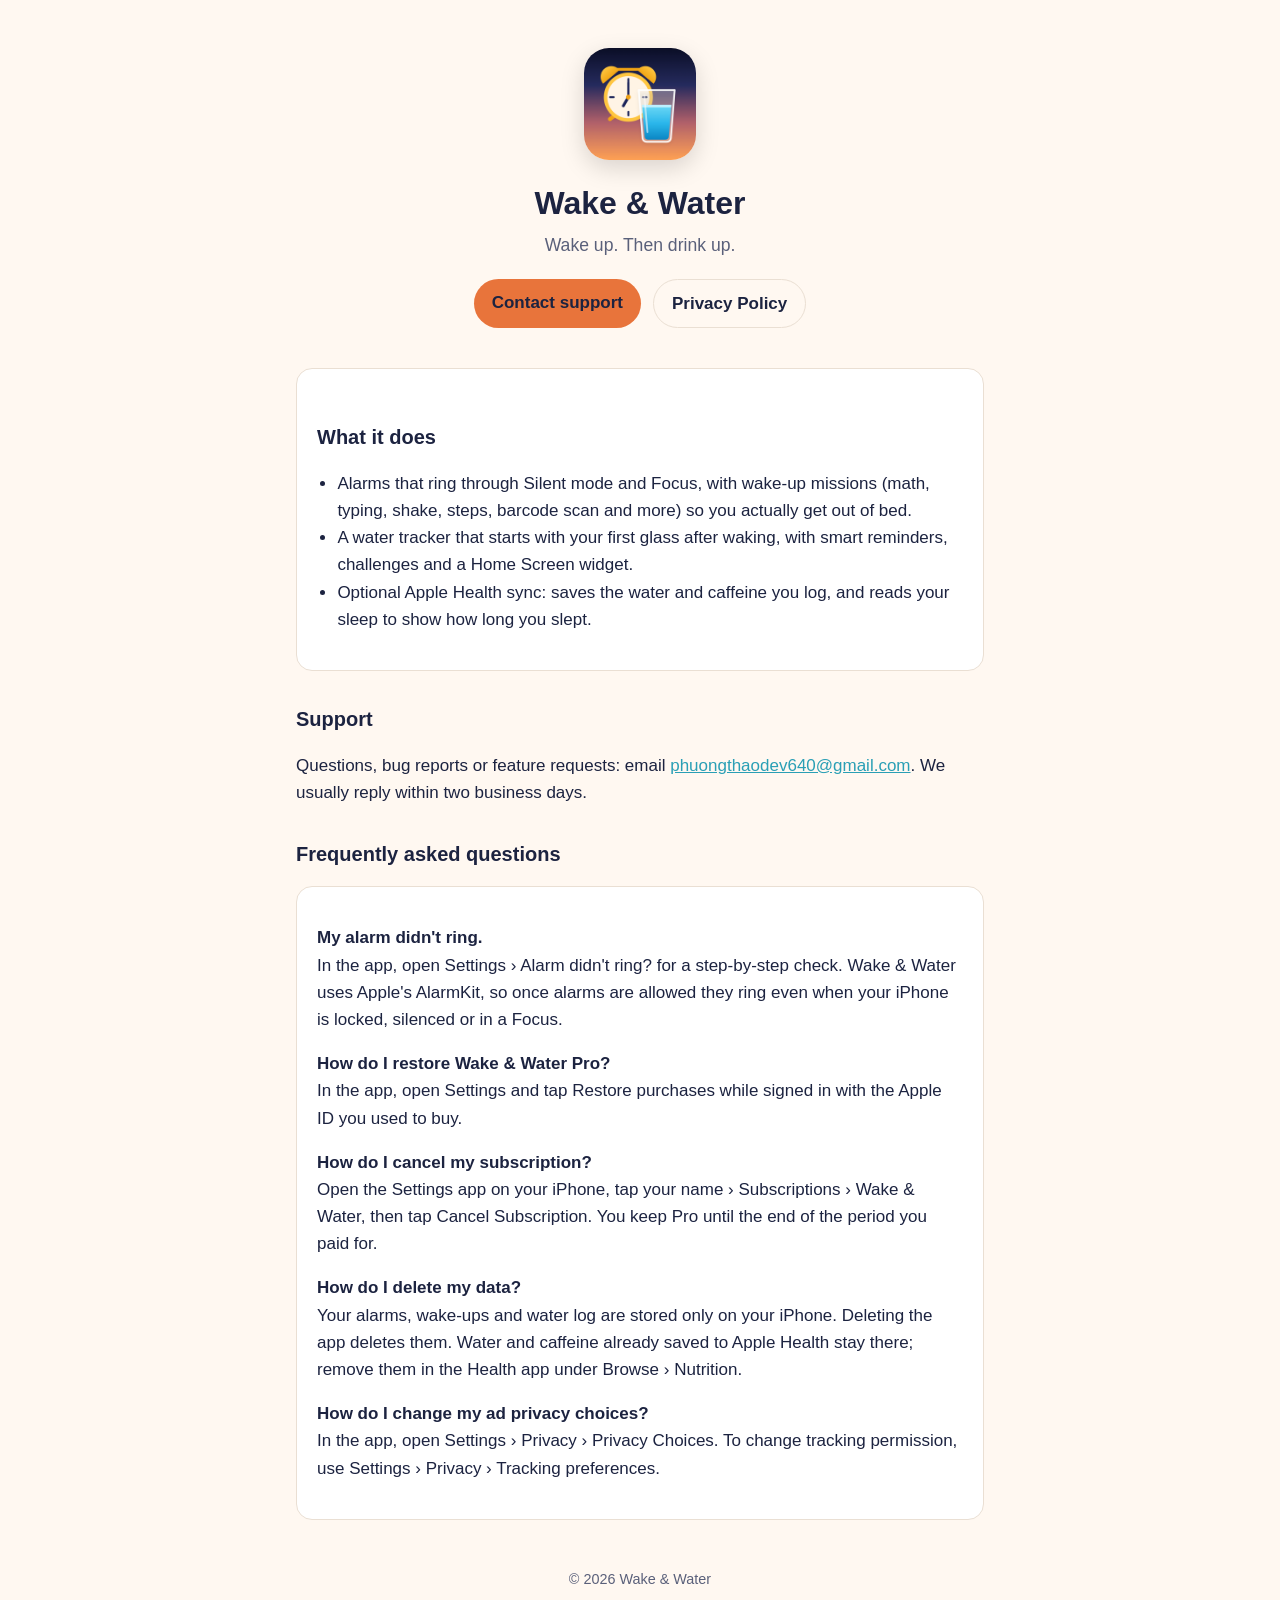
<file: index.html>
<!doctype html>
<html lang="en">
<head>
  <meta charset="utf-8">
  <meta name="viewport" content="width=device-width, initial-scale=1">
  <title>Wake &amp; Water</title>
  <meta name="description" content="Wake & Water: an alarm clock with wake-up missions and a daily water tracker for iPhone.">
  <link rel="icon" href="icon.png">
  <link rel="stylesheet" href="style.css">
</head>
<body>
<main>
  <header class="hero">
    <img src="icon.png" alt="Wake &amp; Water app icon">
    <h1>Wake &amp; Water</h1>
    <p class="lead">Wake up. Then drink up.</p>
    <div class="links">
      <a class="button" href="mailto:phuongthaodev640@gmail.com?subject=Wake%20%26%20Water%20support">Contact support</a>
      <a class="button secondary" href="privacy/">Privacy Policy</a>
    </div>
  </header>

  <div class="card">
    <h2>What it does</h2>
    <ul>
      <li>Alarms that ring through Silent mode and Focus, with wake-up missions (math, typing, shake, steps, barcode scan and more) so you actually get out of bed.</li>
      <li>A water tracker that starts with your first glass after waking, with smart reminders, challenges and a Home Screen widget.</li>
      <li>Optional Apple Health sync: saves the water and caffeine you log, and reads your sleep to show how long you slept.</li>
    </ul>
  </div>

  <h2>Support</h2>
  <p>Questions, bug reports or feature requests: email <a href="mailto:phuongthaodev640@gmail.com">phuongthaodev640@gmail.com</a>. We usually reply within two business days.</p>

  <h2>Frequently asked questions</h2>
  <div class="card">
    <p><strong>My alarm didn't ring.</strong><br>
    In the app, open Settings › Alarm didn't ring? for a step-by-step check. Wake &amp; Water uses Apple's AlarmKit, so once alarms are allowed they ring even when your iPhone is locked, silenced or in a Focus.</p>
    <p><strong>How do I restore Wake &amp; Water Pro?</strong><br>
    In the app, open Settings and tap Restore purchases while signed in with the Apple ID you used to buy.</p>
    <p><strong>How do I cancel my subscription?</strong><br>
    Open the Settings app on your iPhone, tap your name › Subscriptions › Wake &amp; Water, then tap Cancel Subscription. You keep Pro until the end of the period you paid for.</p>
    <p><strong>How do I delete my data?</strong><br>
    Your alarms, wake-ups and water log are stored only on your iPhone. Deleting the app deletes them. Water and caffeine already saved to Apple Health stay there; remove them in the Health app under Browse › Nutrition.</p>
    <p><strong>How do I change my ad privacy choices?</strong><br>
    In the app, open Settings › Privacy › Privacy Choices. To change tracking permission, use Settings › Privacy › Tracking preferences.</p>
  </div>

  <footer>© 2026 Wake &amp; Water</footer>
</main>
</body>
</html>
</file>
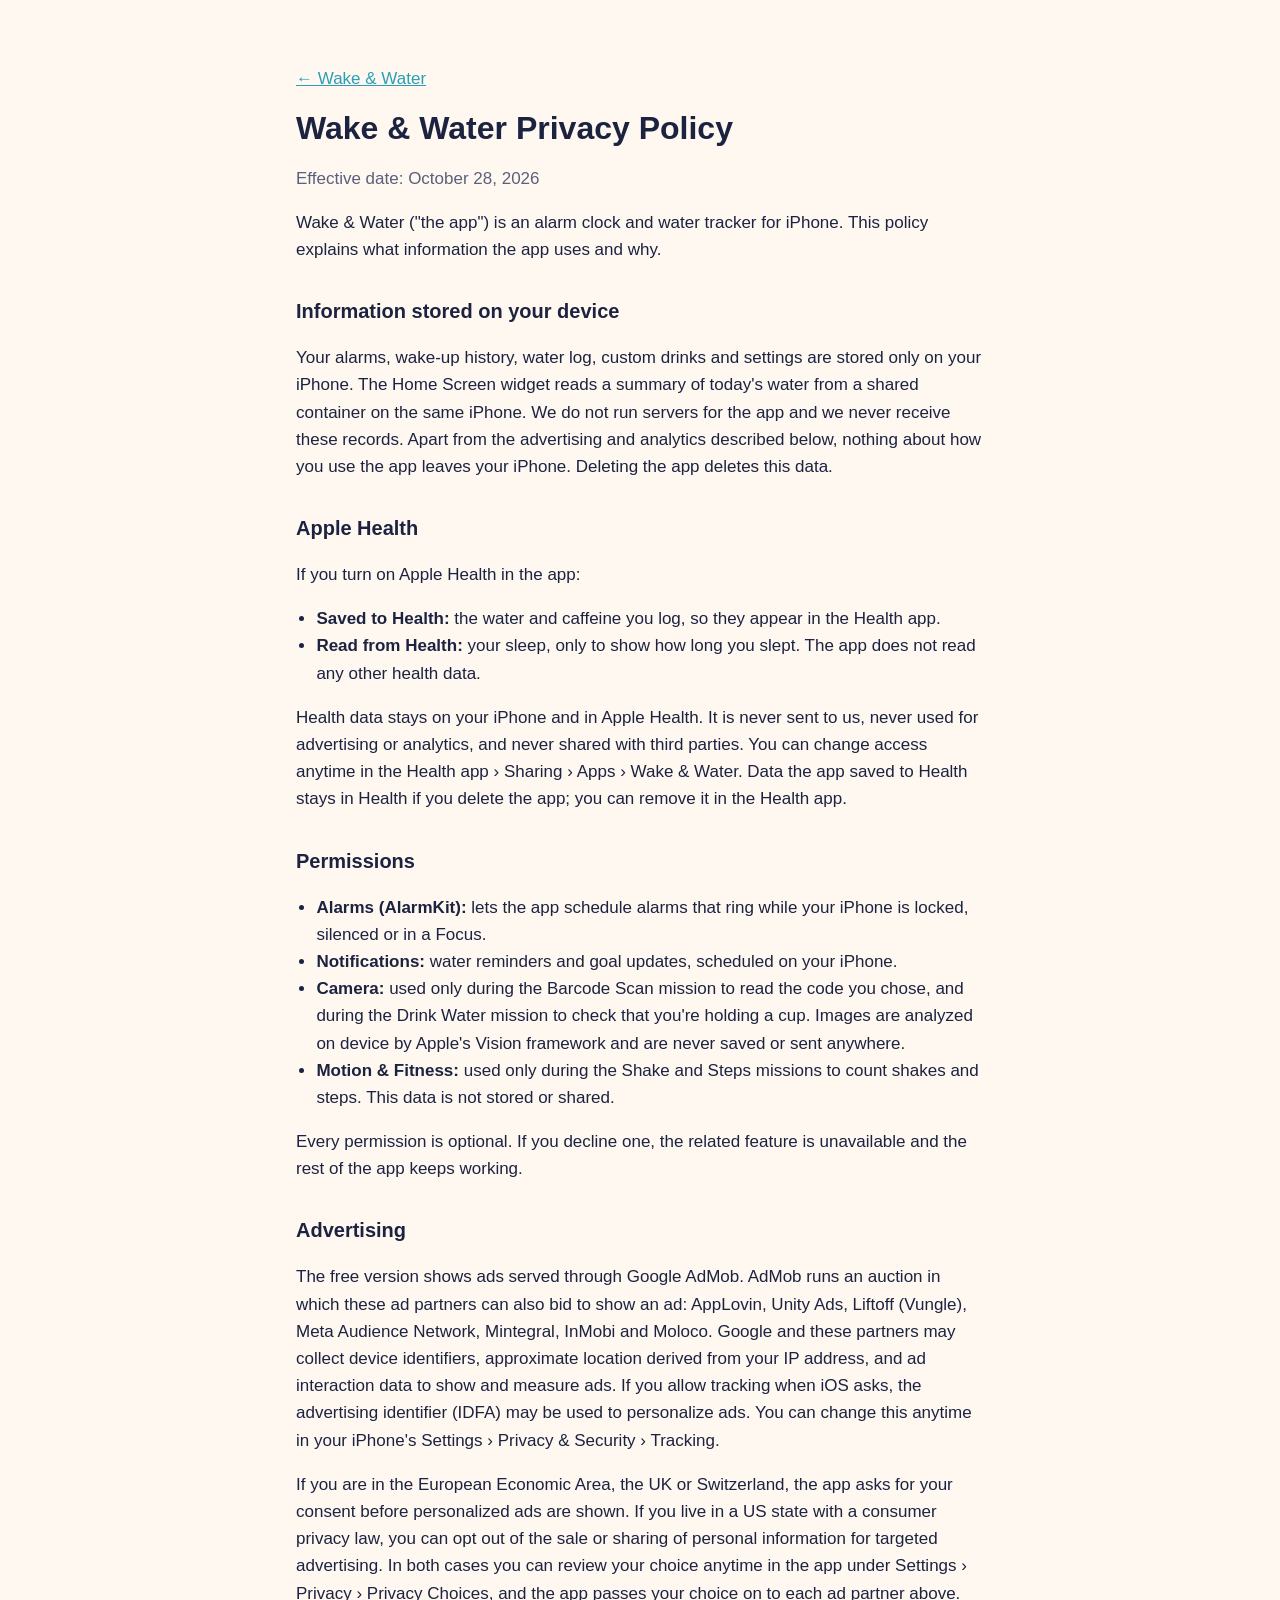
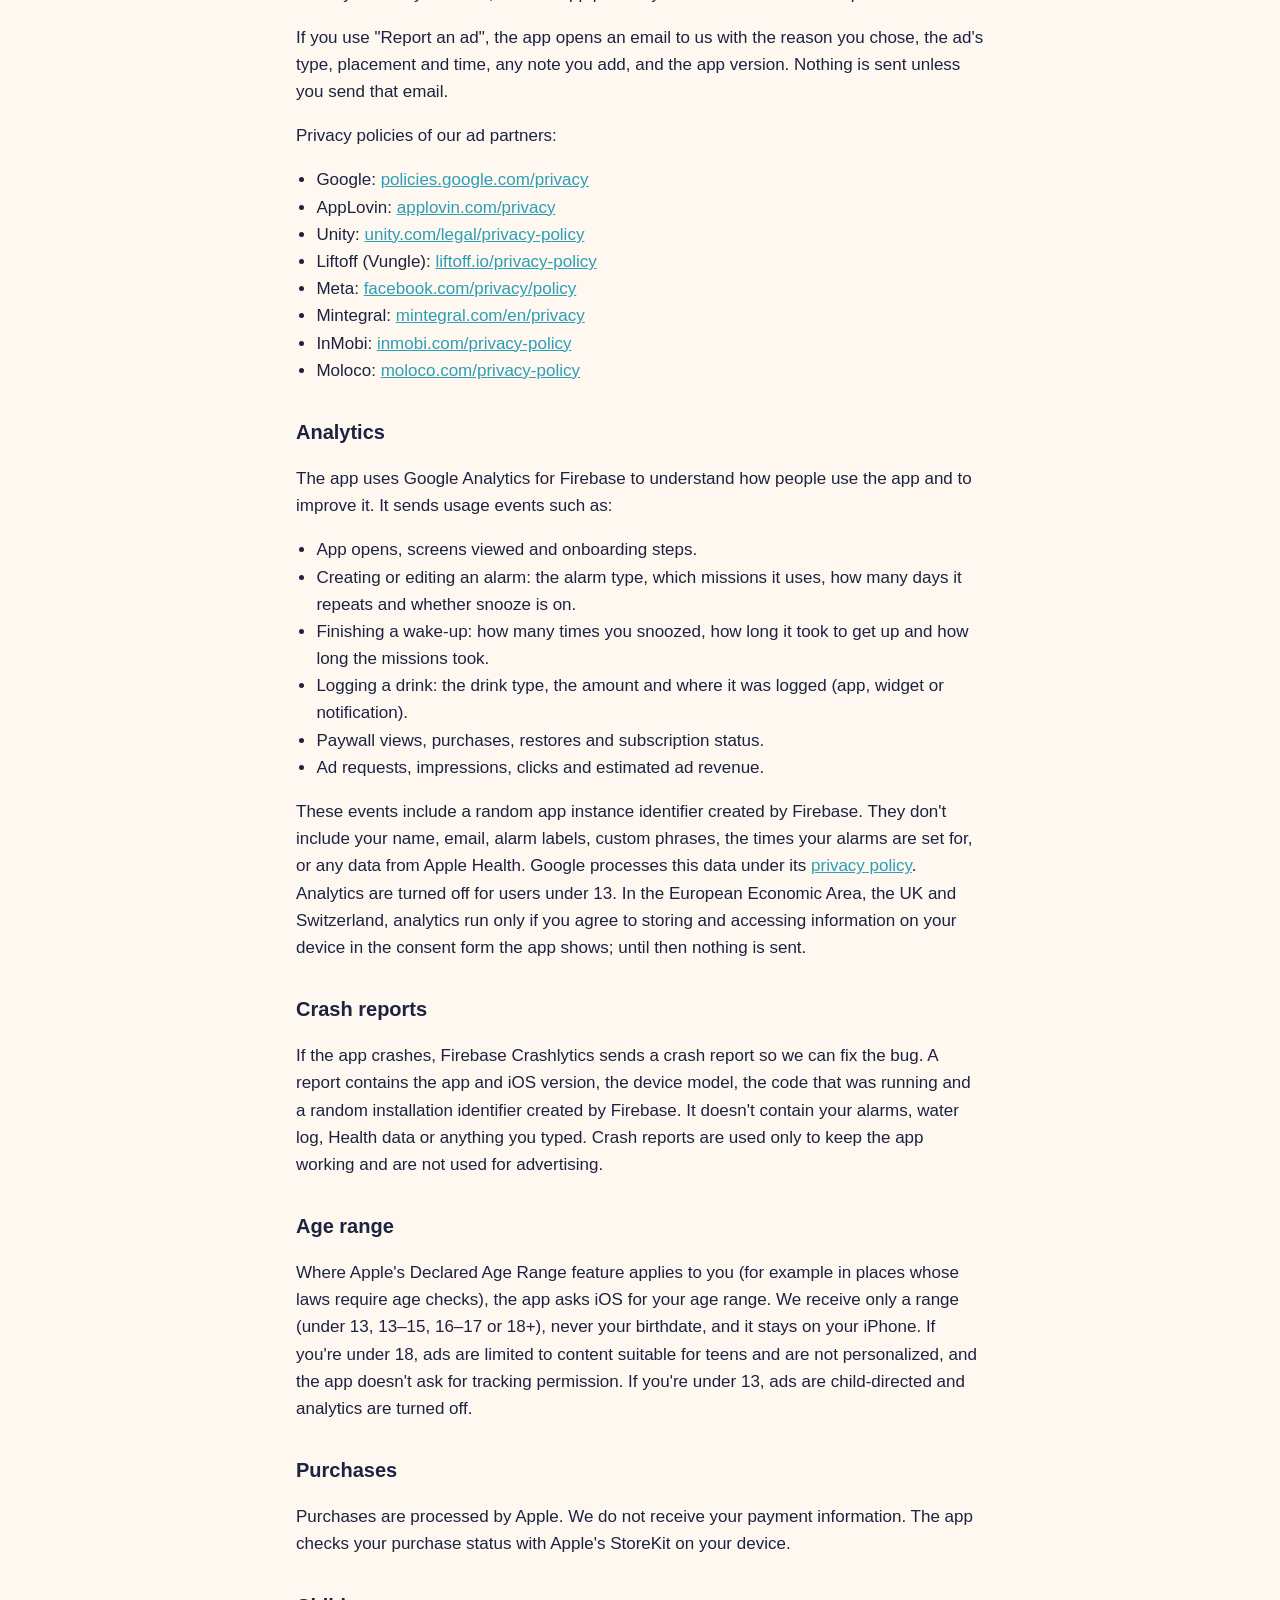
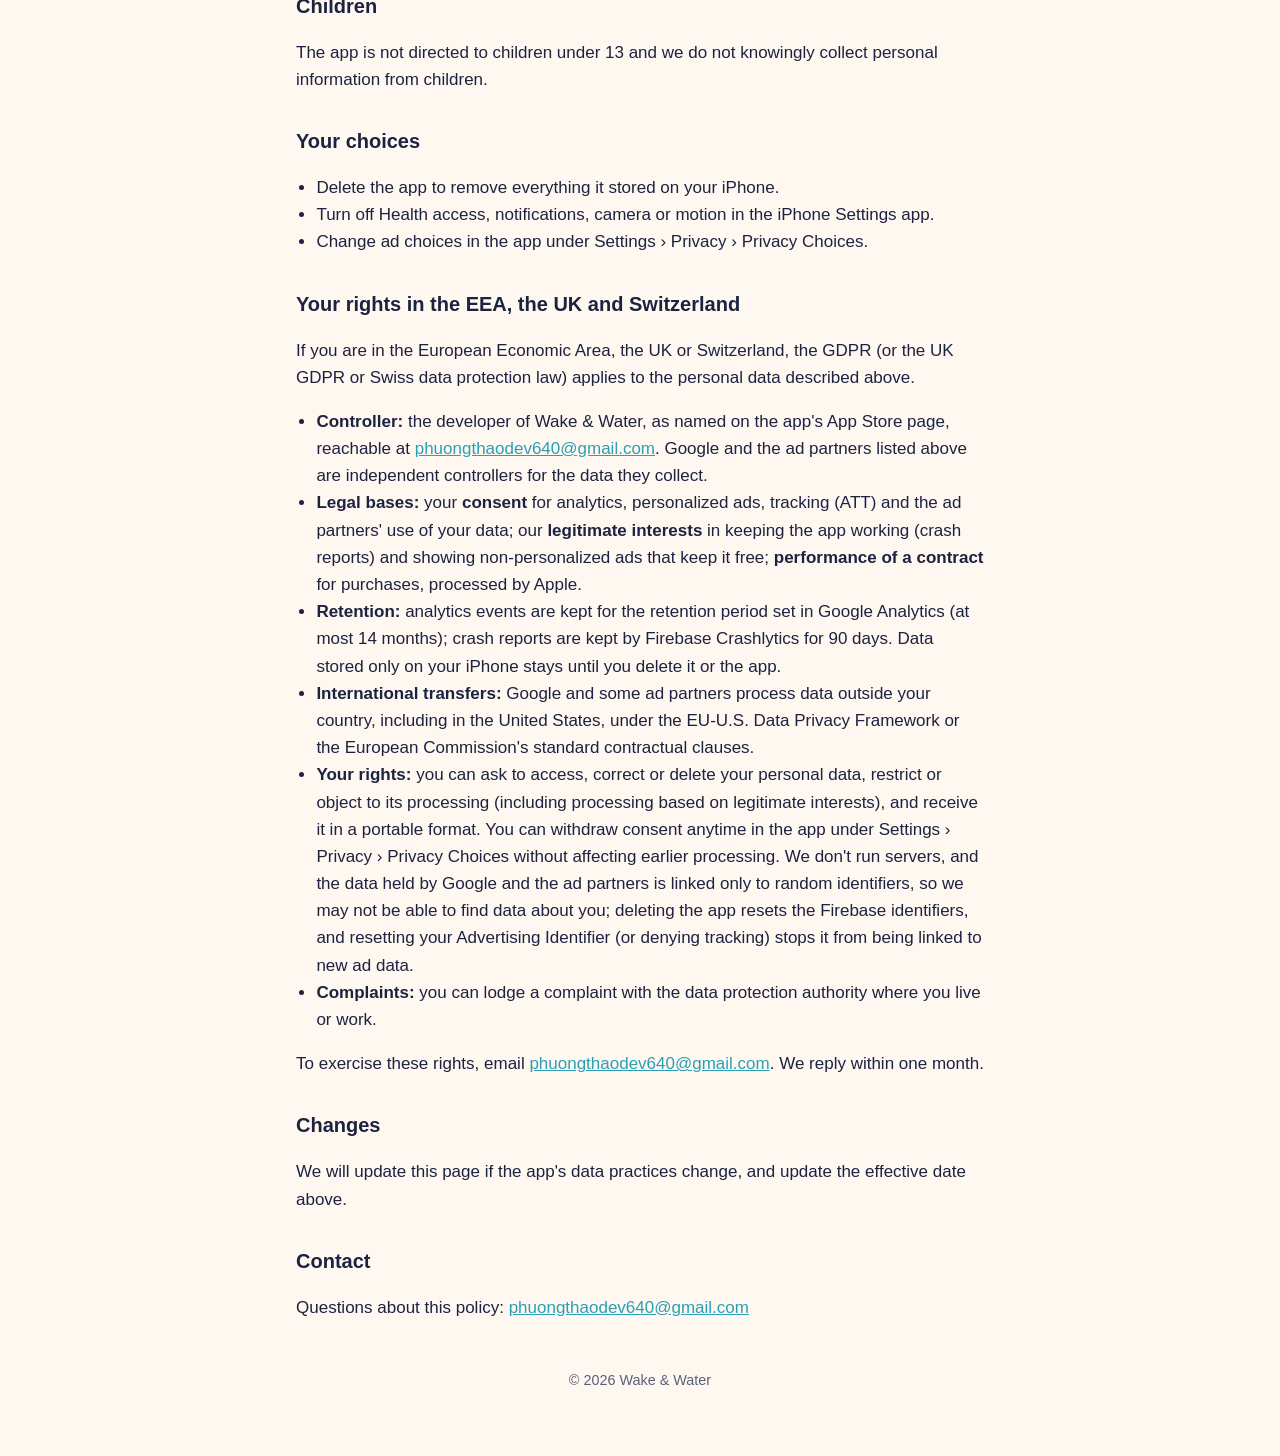
<file: privacy/index.html>
<!doctype html>
<html lang="en">
<head>
  <meta charset="utf-8">
  <meta name="viewport" content="width=device-width, initial-scale=1">
  <title>Privacy Policy · Wake &amp; Water</title>
  <link rel="icon" href="../icon.png">
  <link rel="stylesheet" href="../style.css">
</head>
<body>
<main>
  <p><a href="../">← Wake &amp; Water</a></p>
  <h1>Wake &amp; Water Privacy Policy</h1>
  <p class="muted">Effective date: October 28, 2026</p>

  <p>Wake &amp; Water ("the app") is an alarm clock and water tracker for iPhone. This policy explains what information the app uses and why.</p>

  <h2>Information stored on your device</h2>
  <p>Your alarms, wake-up history, water log, custom drinks and settings are stored only on your iPhone. The Home Screen widget reads a summary of today's water from a shared container on the same iPhone. We do not run servers for the app and we never receive these records. Apart from the advertising and analytics described below, nothing about how you use the app leaves your iPhone. Deleting the app deletes this data.</p>

  <h2>Apple Health</h2>
  <p>If you turn on Apple Health in the app:</p>
  <ul>
    <li><strong>Saved to Health:</strong> the water and caffeine you log, so they appear in the Health app.</li>
    <li><strong>Read from Health:</strong> your sleep, only to show how long you slept. The app does not read any other health data.</li>
  </ul>
  <p>Health data stays on your iPhone and in Apple Health. It is never sent to us, never used for advertising or analytics, and never shared with third parties. You can change access anytime in the Health app › Sharing › Apps › Wake &amp; Water. Data the app saved to Health stays in Health if you delete the app; you can remove it in the Health app.</p>

  <h2>Permissions</h2>
  <ul>
    <li><strong>Alarms (AlarmKit):</strong> lets the app schedule alarms that ring while your iPhone is locked, silenced or in a Focus.</li>
    <li><strong>Notifications:</strong> water reminders and goal updates, scheduled on your iPhone.</li>
    <li><strong>Camera:</strong> used only during the Barcode Scan mission to read the code you chose, and during the Drink Water mission to check that you're holding a cup. Images are analyzed on device by Apple's Vision framework and are never saved or sent anywhere.</li>
    <li><strong>Motion &amp; Fitness:</strong> used only during the Shake and Steps missions to count shakes and steps. This data is not stored or shared.</li>
  </ul>
  <p>Every permission is optional. If you decline one, the related feature is unavailable and the rest of the app keeps working.</p>

  <h2>Advertising</h2>
  <p>The free version shows ads served through Google AdMob. AdMob runs an auction in which these ad partners can also bid to show an ad: AppLovin, Unity Ads, Liftoff (Vungle), Meta Audience Network, Mintegral, InMobi and Moloco. Google and these partners may collect device identifiers, approximate location derived from your IP address, and ad interaction data to show and measure ads. If you allow tracking when iOS asks, the advertising identifier (IDFA) may be used to personalize ads. You can change this anytime in your iPhone's Settings › Privacy &amp; Security › Tracking.</p>
  <p>If you are in the European Economic Area, the UK or Switzerland, the app asks for your consent before personalized ads are shown. If you live in a US state with a consumer privacy law, you can opt out of the sale or sharing of personal information for targeted advertising. In both cases you can review your choice anytime in the app under Settings › Privacy › Privacy Choices, and the app passes your choice on to each ad partner above.</p>
  <p>If you use "Report an ad", the app opens an email to us with the reason you chose, the ad's type, placement and time, any note you add, and the app version. Nothing is sent unless you send that email.</p>
  <p>Privacy policies of our ad partners:</p>
  <ul>
    <li>Google: <a href="https://policies.google.com/privacy">policies.google.com/privacy</a></li>
    <li>AppLovin: <a href="https://www.applovin.com/privacy/">applovin.com/privacy</a></li>
    <li>Unity: <a href="https://unity.com/legal/privacy-policy">unity.com/legal/privacy-policy</a></li>
    <li>Liftoff (Vungle): <a href="https://liftoff.io/privacy-policy/">liftoff.io/privacy-policy</a></li>
    <li>Meta: <a href="https://www.facebook.com/privacy/policy/">facebook.com/privacy/policy</a></li>
    <li>Mintegral: <a href="https://www.mintegral.com/en/privacy">mintegral.com/en/privacy</a></li>
    <li>InMobi: <a href="https://www.inmobi.com/privacy-policy">inmobi.com/privacy-policy</a></li>
    <li>Moloco: <a href="https://www.moloco.com/privacy-policy">moloco.com/privacy-policy</a></li>
  </ul>

  <h2>Analytics</h2>
  <p>The app uses Google Analytics for Firebase to understand how people use the app and to improve it. It sends usage events such as:</p>
  <ul>
    <li>App opens, screens viewed and onboarding steps.</li>
    <li>Creating or editing an alarm: the alarm type, which missions it uses, how many days it repeats and whether snooze is on.</li>
    <li>Finishing a wake-up: how many times you snoozed, how long it took to get up and how long the missions took.</li>
    <li>Logging a drink: the drink type, the amount and where it was logged (app, widget or notification).</li>
    <li>Paywall views, purchases, restores and subscription status.</li>
    <li>Ad requests, impressions, clicks and estimated ad revenue.</li>
  </ul>
  <p>These events include a random app instance identifier created by Firebase. They don't include your name, email, alarm labels, custom phrases, the times your alarms are set for, or any data from Apple Health. Google processes this data under its <a href="https://policies.google.com/privacy">privacy policy</a>. Analytics are turned off for users under 13. In the European Economic Area, the UK and Switzerland, analytics run only if you agree to storing and accessing information on your device in the consent form the app shows; until then nothing is sent.</p>

  <h2>Crash reports</h2>
  <p>If the app crashes, Firebase Crashlytics sends a crash report so we can fix the bug. A report contains the app and iOS version, the device model, the code that was running and a random installation identifier created by Firebase. It doesn't contain your alarms, water log, Health data or anything you typed. Crash reports are used only to keep the app working and are not used for advertising.</p>

  <h2>Age range</h2>
  <p>Where Apple's Declared Age Range feature applies to you (for example in places whose laws require age checks), the app asks iOS for your age range. We receive only a range (under 13, 13–15, 16–17 or 18+), never your birthdate, and it stays on your iPhone. If you're under 18, ads are limited to content suitable for teens and are not personalized, and the app doesn't ask for tracking permission. If you're under 13, ads are child-directed and analytics are turned off.</p>

  <h2>Purchases</h2>
  <p>Purchases are processed by Apple. We do not receive your payment information. The app checks your purchase status with Apple's StoreKit on your device.</p>

  <h2>Children</h2>
  <p>The app is not directed to children under 13 and we do not knowingly collect personal information from children.</p>

  <h2>Your choices</h2>
  <ul>
    <li>Delete the app to remove everything it stored on your iPhone.</li>
    <li>Turn off Health access, notifications, camera or motion in the iPhone Settings app.</li>
    <li>Change ad choices in the app under Settings › Privacy › Privacy Choices.</li>
  </ul>

  <h2>Your rights in the EEA, the UK and Switzerland</h2>
  <p>If you are in the European Economic Area, the UK or Switzerland, the GDPR (or the UK GDPR or Swiss data protection law) applies to the personal data described above.</p>
  <ul>
    <li><strong>Controller:</strong> the developer of Wake &amp; Water, as named on the app's App Store page, reachable at <a href="mailto:phuongthaodev640@gmail.com">phuongthaodev640@gmail.com</a>. Google and the ad partners listed above are independent controllers for the data they collect.</li>
    <li><strong>Legal bases:</strong> your <strong>consent</strong> for analytics, personalized ads, tracking (ATT) and the ad partners' use of your data; our <strong>legitimate interests</strong> in keeping the app working (crash reports) and showing non-personalized ads that keep it free; <strong>performance of a contract</strong> for purchases, processed by Apple.</li>
    <li><strong>Retention:</strong> analytics events are kept for the retention period set in Google Analytics (at most 14 months); crash reports are kept by Firebase Crashlytics for 90 days. Data stored only on your iPhone stays until you delete it or the app.</li>
    <li><strong>International transfers:</strong> Google and some ad partners process data outside your country, including in the United States, under the EU-U.S. Data Privacy Framework or the European Commission's standard contractual clauses.</li>
    <li><strong>Your rights:</strong> you can ask to access, correct or delete your personal data, restrict or object to its processing (including processing based on legitimate interests), and receive it in a portable format. You can withdraw consent anytime in the app under Settings › Privacy › Privacy Choices without affecting earlier processing. We don't run servers, and the data held by Google and the ad partners is linked only to random identifiers, so we may not be able to find data about you; deleting the app resets the Firebase identifiers, and resetting your Advertising Identifier (or denying tracking) stops it from being linked to new ad data.</li>
    <li><strong>Complaints:</strong> you can lodge a complaint with the data protection authority where you live or work.</li>
  </ul>
  <p>To exercise these rights, email <a href="mailto:phuongthaodev640@gmail.com">phuongthaodev640@gmail.com</a>. We reply within one month.</p>

  <h2>Changes</h2>
  <p>We will update this page if the app's data practices change, and update the effective date above.</p>

  <h2>Contact</h2>
  <p>Questions about this policy: <a href="mailto:phuongthaodev640@gmail.com">phuongthaodev640@gmail.com</a></p>

  <footer>© 2026 Wake &amp; Water</footer>
</main>
</body>
</html>
</file>
<file: style.css>
:root {
  --bg: #fff8f1;
  --surface: #ffffff;
  --text: #1c2340;
  --muted: #5a607a;
  --accent: #e8743b;
  --aqua: #2a9fb5;
  --stroke: #eadfd3;
  color-scheme: light dark;
}
@media (prefers-color-scheme: dark) {
  :root:not([data-theme="light"]) {
    --bg: #12162b;
    --surface: #1c2140;
    --text: #f4efe9;
    --muted: #b3b7cc;
    --accent: #ff9a5c;
    --aqua: #5fd0e3;
    --stroke: #2c3254;
  }
}
* { box-sizing: border-box; }
body {
  margin: 0;
  background: var(--bg);
  color: var(--text);
  font: 17px/1.6 -apple-system, BlinkMacSystemFont, "SF Pro Text", "Segoe UI", Roboto, sans-serif;
}
main { max-width: 720px; margin: 0 auto; padding: 48px 16px 64px; }
header.hero { text-align: center; padding-bottom: 24px; }
header.hero img { width: 112px; height: 112px; border-radius: 25px; box-shadow: 0 8px 24px rgba(0,0,0,.15); }
h1 { font-size: 2rem; line-height: 1.2; margin: 16px 0 8px; }
h2 { font-size: 1.25rem; margin: 32px 0 8px; }
p, li { color: var(--text); }
.lead { color: var(--muted); font-size: 1.1rem; margin: 0; }
.muted { color: var(--muted); }
a { color: var(--aqua); }
.card { background: var(--surface); border: 1px solid var(--stroke); border-radius: 16px; padding: 20px; margin: 16px 0; }
.links { display: flex; flex-wrap: wrap; gap: 12px; justify-content: center; margin-top: 20px; }
.button { display: inline-block; padding: 10px 18px; border-radius: 999px; background: var(--accent); color: #1c2340; font-weight: 600; text-decoration: none; }
.button.secondary { background: transparent; color: var(--text); border: 1px solid var(--stroke); }
footer { margin-top: 48px; text-align: center; font-size: .9rem; color: var(--muted); }
ul { padding-left: 1.2em; }
</file>
